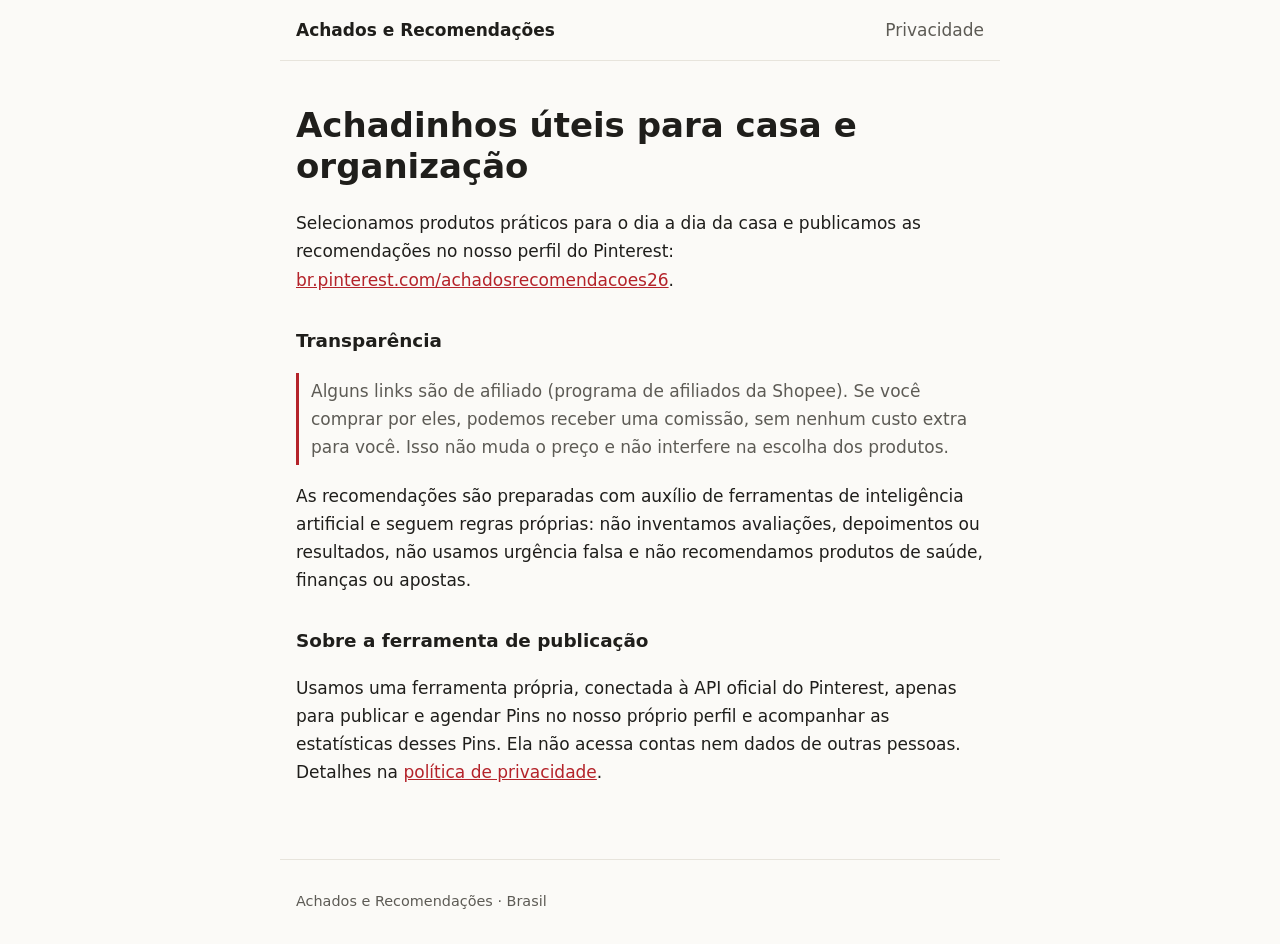
<file: index.html>
<!doctype html>
<html lang="pt-BR">
<head>
<meta charset="utf-8"><meta name="viewport" content="width=device-width,initial-scale=1">
<title>Achados e Recomendações</title>
<meta name="description" content="Achadinhos úteis para casa e organização, com recomendações honestas.">
<link rel="stylesheet" href="style.css">
</head>
<body>
<header><a href="./">Achados e Recomendações</a><nav><a href="privacidade.html">Privacidade</a></nav></header>
<main>
<h1>Achadinhos úteis para casa e organização</h1>
<p>Selecionamos produtos práticos para o dia a dia da casa e publicamos as recomendações no nosso perfil do Pinterest:
<a href="https://br.pinterest.com/achadosrecomendacoes26/" rel="noopener">br.pinterest.com/achadosrecomendacoes26</a>.</p>
<h2>Transparência</h2>
<p class="note">Alguns links são de afiliado (programa de afiliados da Shopee). Se você comprar por eles, podemos receber uma comissão, sem nenhum custo extra para você. Isso não muda o preço e não interfere na escolha dos produtos.</p>
<p>As recomendações são preparadas com auxílio de ferramentas de inteligência artificial e seguem regras próprias: não inventamos avaliações, depoimentos ou resultados, não usamos urgência falsa e não recomendamos produtos de saúde, finanças ou apostas.</p>
<h2>Sobre a ferramenta de publicação</h2>
<p>Usamos uma ferramenta própria, conectada à API oficial do Pinterest, apenas para publicar e agendar Pins no nosso próprio perfil e acompanhar as estatísticas desses Pins. Ela não acessa contas nem dados de outras pessoas. Detalhes na <a href="privacidade.html">política de privacidade</a>.</p>
</main>
<footer><p>Achados e Recomendações · Brasil</p></footer>
</body>
</html>
</file>
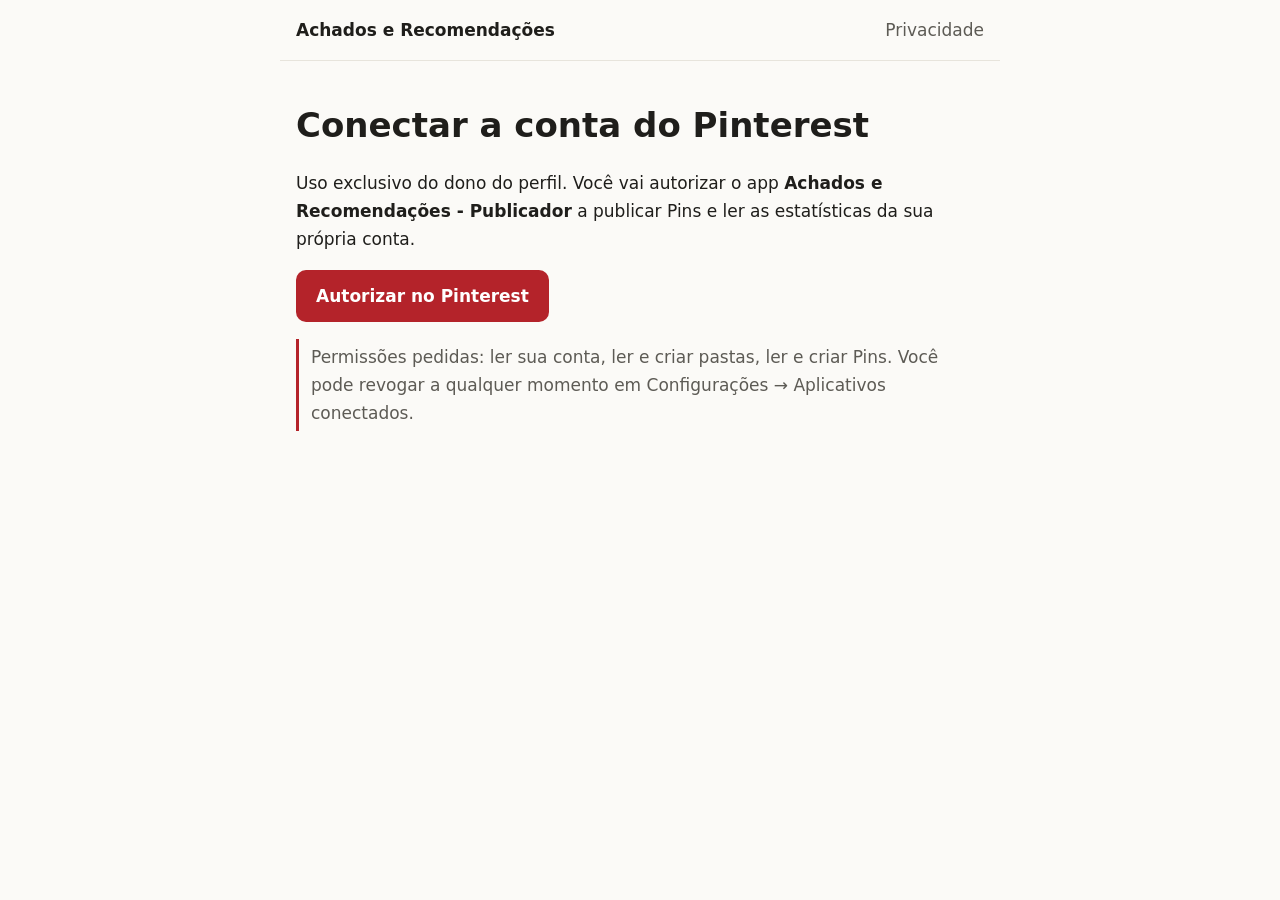
<file: conectar.html>
<!doctype html>
<html lang="pt-BR">
<head>
<meta charset="utf-8"><meta name="viewport" content="width=device-width,initial-scale=1">
<meta name="robots" content="noindex">
<title>Conectar Pinterest · Achados e Recomendações</title>
<link rel="stylesheet" href="style.css">
<style>.btn{display:inline-block;background:var(--accent);color:#fff;padding:12px 20px;border-radius:10px;text-decoration:none;font-weight:600}</style>
</head>
<body>
<header><a href="./">Achados e Recomendações</a><nav><a href="privacidade.html">Privacidade</a></nav></header>
<main>
<h1>Conectar a conta do Pinterest</h1>
<p>Uso exclusivo do dono do perfil. Você vai autorizar o app <strong>Achados e Recomendações - Publicador</strong> a publicar Pins e ler as estatísticas da sua própria conta.</p>
<p><a class="btn" id="go" href="#">Autorizar no Pinterest</a></p>
<p class="note">Permissões pedidas: ler sua conta, ler e criar pastas, ler e criar Pins. Você pode revogar a qualquer momento em Configurações → Aplicativos conectados.</p>
</main>
<script>
const s = crypto.getRandomValues(new Uint32Array(4)).join("-");
try { sessionStorage.setItem("estadoOAuth", s); } catch {}
const u = new URL("https://www.pinterest.com/oauth/");
u.searchParams.set("client_id", "1639694");
u.searchParams.set("redirect_uri", "https://hulima18-lab.github.io/achados-recomendacoes/oauth.html");
u.searchParams.set("response_type", "code");
u.searchParams.set("scope", "user_accounts:read,boards:read,boards:write,pins:read,pins:write");
u.searchParams.set("state", s);
document.getElementById("go").href = u.toString();
</script>
</body>
</html>
</file>
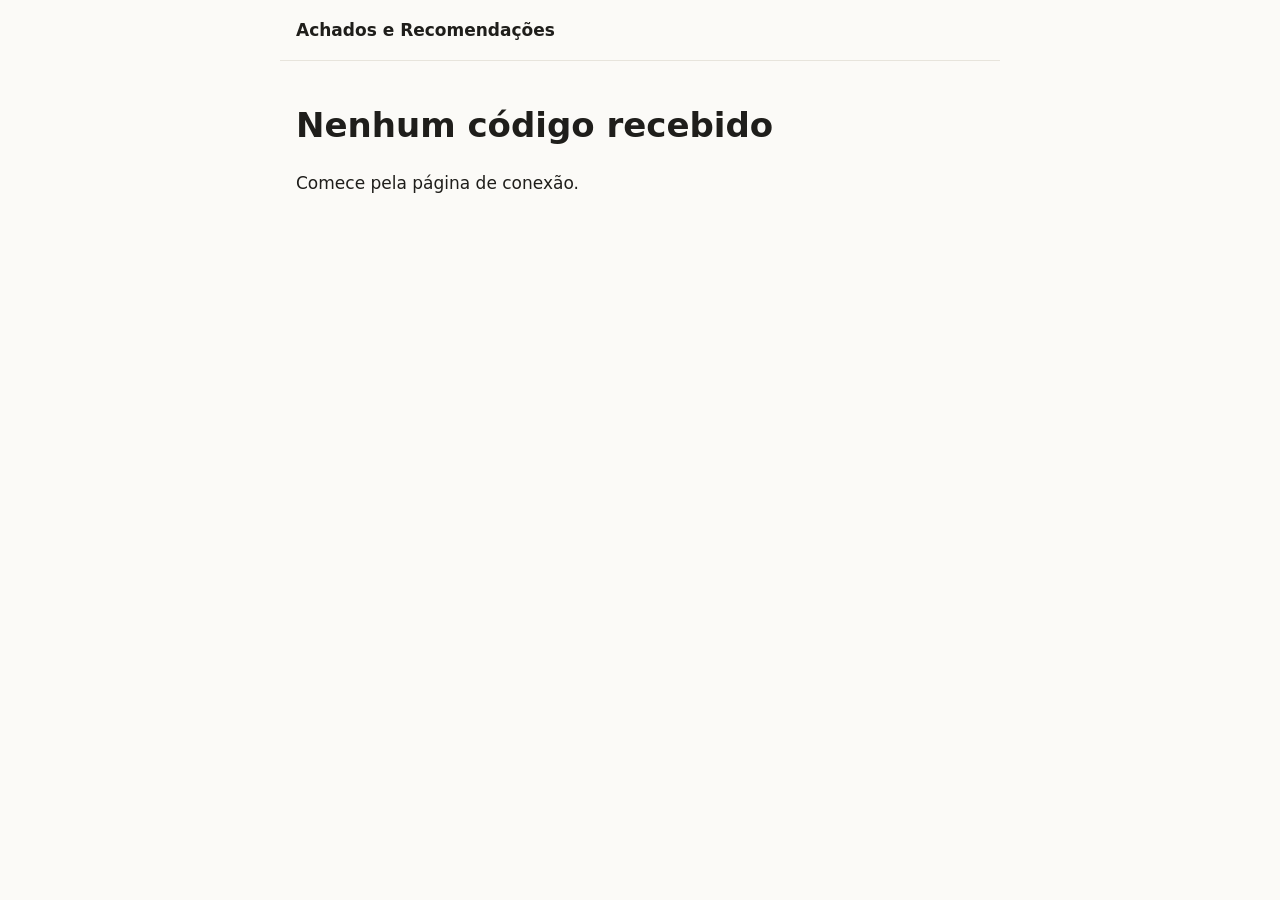
<file: oauth.html>
<!doctype html>
<html lang="pt-BR">
<head>
<meta charset="utf-8"><meta name="viewport" content="width=device-width,initial-scale=1">
<meta name="robots" content="noindex">
<meta name="referrer" content="no-referrer">
<title>Autorização recebida · Achados e Recomendações</title>
<link rel="stylesheet" href="style.css">
<style>
code{display:block;word-break:break-all;background:rgba(127,127,127,.12);padding:12px;border-radius:8px;font-size:1rem}
button,.btn{display:inline-block;background:var(--accent);color:#fff;border:0;padding:12px 20px;border-radius:10px;font:inherit;font-weight:600;text-decoration:none;margin:8px 8px 0 0}
</style>
</head>
<body>
<header><a href="./">Achados e Recomendações</a></header>
<main id="m"><h1>Processando…</h1></main>
<script>
const q = new URLSearchParams(location.search);
const m = document.getElementById("m");
let esperado = null;
try { esperado = sessionStorage.getItem("estadoOAuth"); } catch {}
const code = q.get("code");
const el = (t, txt) => { const e = document.createElement(t); if (txt) e.textContent = txt; return e; };
m.textContent = "";
if (q.get("error")) {
  m.append(el("h1", "Autorização não concluída"), el("p", "O Pinterest informou: " + q.get("error")));
} else if (!code) {
  m.append(el("h1", "Nenhum código recebido"), el("p", "Comece pela página de conexão."));
} else {
  m.append(el("h1", "Autorização recebida"));
  if (esperado && q.get("state") !== esperado) m.append(el("p", "Atenção: este retorno não veio do botão de conexão deste aparelho. Se não foi você que iniciou, não use o código."));
  m.append(el("p", "1. Copie o código abaixo (ele vale por poucos minutos e só funciona uma vez):"));
  const c = el("code", code); m.append(c);
  const b = el("button", "Copiar código");
  b.onclick = async () => { try { await navigator.clipboard.writeText(code); b.textContent = "Copiado!"; } catch { b.textContent = "Selecione e copie manualmente"; } };
  m.append(b);
  m.append(el("p", "2. Abra o botão abaixo, toque em \"Run workflow\", cole o código e confirme:"));
  const a = el("a", "Abrir \"Conectar Pinterest\" no GitHub");
  a.className = "btn"; a.href = "https://github.com/hulima18-lab/arena-de-agentes/actions/workflows/conectar-pinterest.yml";
  m.append(a);
  history.replaceState(null, "", location.pathname);
}
</script>
</body>
</html>
</file>
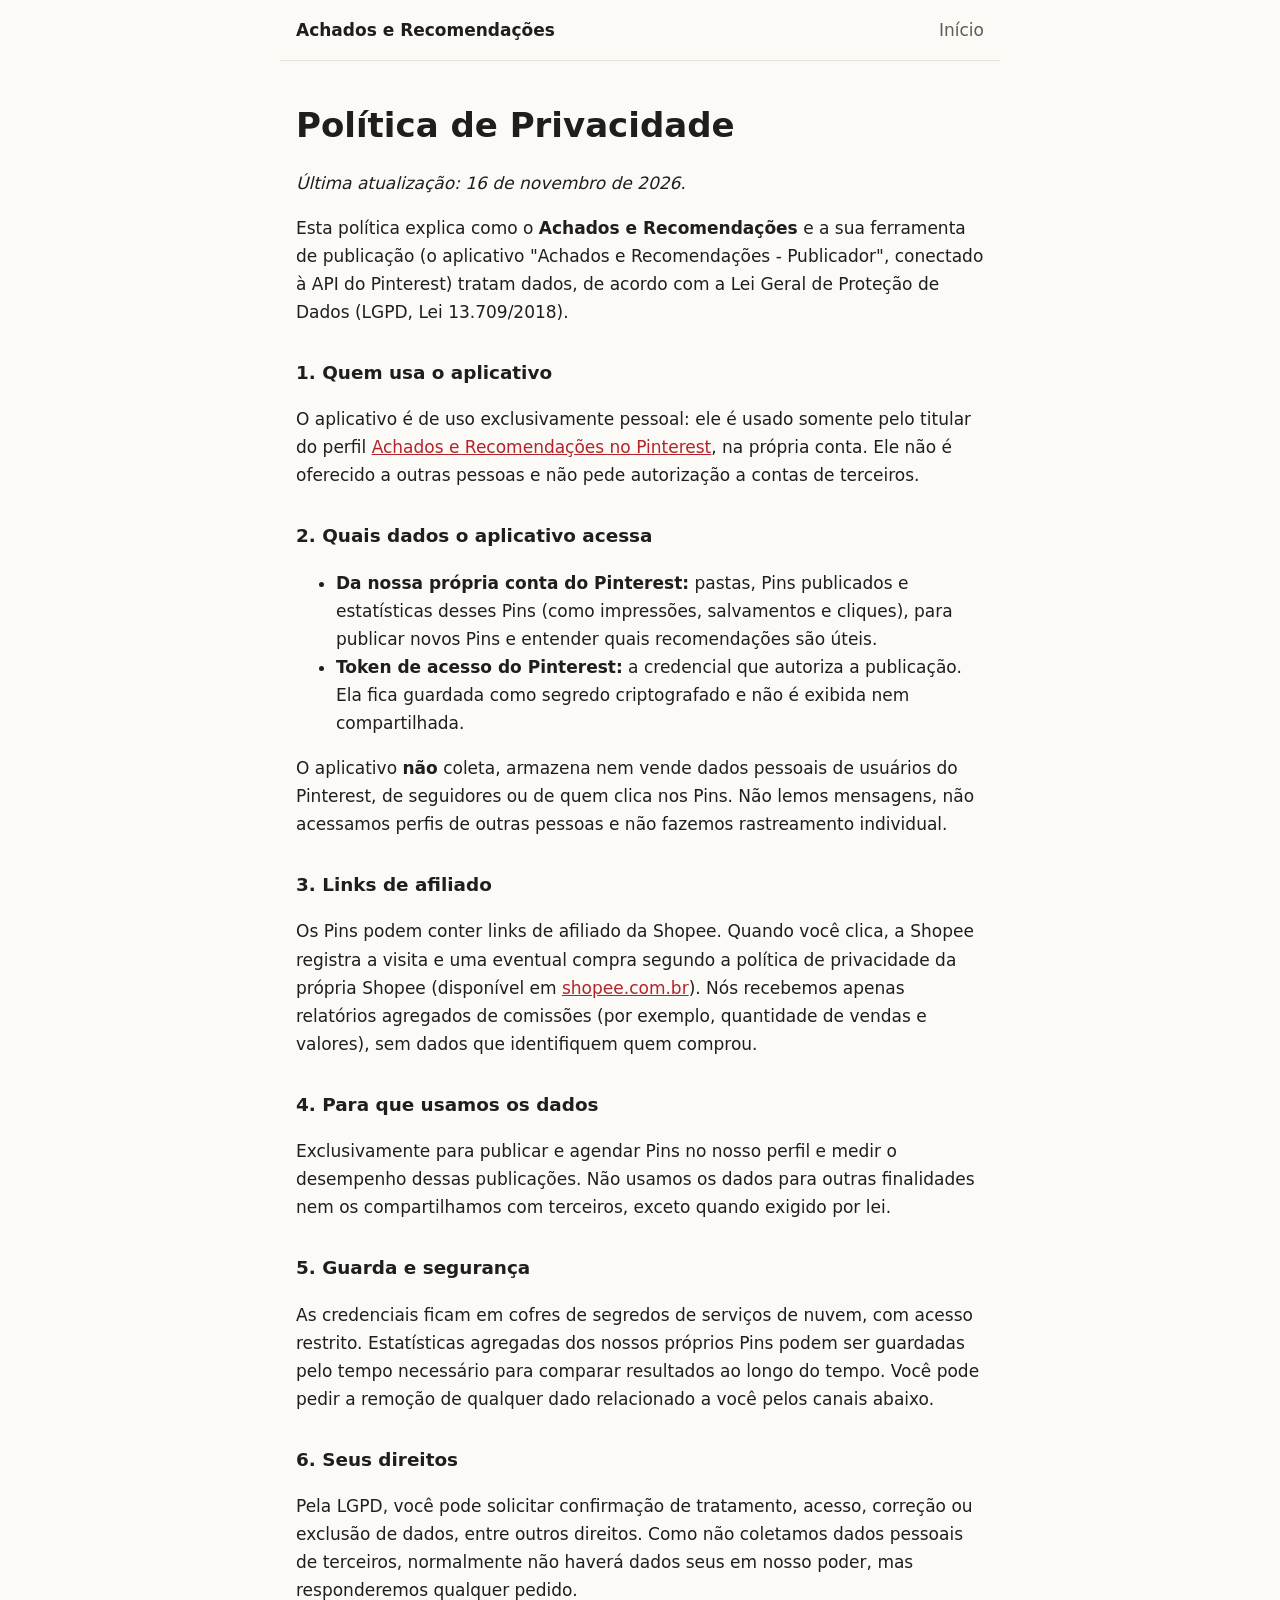
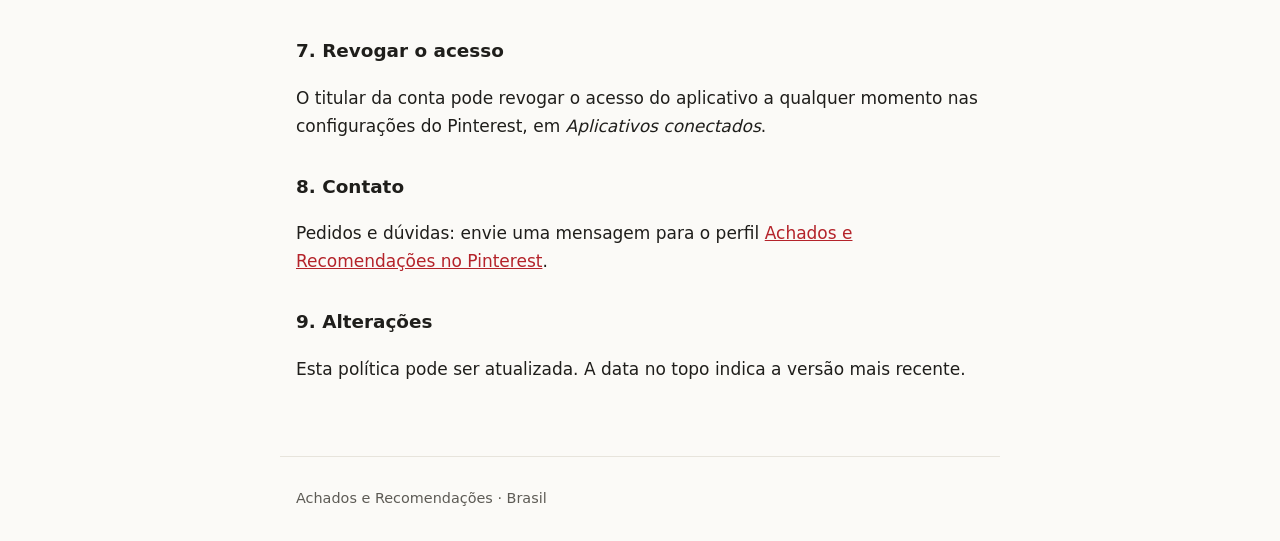
<file: privacidade.html>
<!doctype html>
<html lang="pt-BR">
<head>
<meta charset="utf-8"><meta name="viewport" content="width=device-width,initial-scale=1">
<title>Política de Privacidade · Achados e Recomendações</title>
<meta name="description" content="Política de privacidade do Achados e Recomendações e da sua ferramenta de publicação no Pinterest.">
<link rel="stylesheet" href="style.css">
</head>
<body>
<header><a href="./">Achados e Recomendações</a><nav><a href="./">Início</a></nav></header>
<main>
<h1>Política de Privacidade</h1>
<p><em>Última atualização: 16 de novembro de 2026.</em></p>

<p>Esta política explica como o <strong>Achados e Recomendações</strong> e a sua ferramenta de publicação (o aplicativo "Achados e Recomendações - Publicador", conectado à API do Pinterest) tratam dados, de acordo com a Lei Geral de Proteção de Dados (LGPD, Lei 13.709/2018).</p>

<h2>1. Quem usa o aplicativo</h2>
<p>O aplicativo é de uso exclusivamente pessoal: ele é usado somente pelo titular do perfil
<a href="https://br.pinterest.com/achadosrecomendacoes26/" rel="noopener">Achados e Recomendações no Pinterest</a>, na própria conta. Ele não é oferecido a outras pessoas e não pede autorização a contas de terceiros.</p>

<h2>2. Quais dados o aplicativo acessa</h2>
<ul>
<li><strong>Da nossa própria conta do Pinterest:</strong> pastas, Pins publicados e estatísticas desses Pins (como impressões, salvamentos e cliques), para publicar novos Pins e entender quais recomendações são úteis.</li>
<li><strong>Token de acesso do Pinterest:</strong> a credencial que autoriza a publicação. Ela fica guardada como segredo criptografado e não é exibida nem compartilhada.</li>
</ul>
<p>O aplicativo <strong>não</strong> coleta, armazena nem vende dados pessoais de usuários do Pinterest, de seguidores ou de quem clica nos Pins. Não lemos mensagens, não acessamos perfis de outras pessoas e não fazemos rastreamento individual.</p>

<h2>3. Links de afiliado</h2>
<p>Os Pins podem conter links de afiliado da Shopee. Quando você clica, a Shopee registra a visita e uma eventual compra segundo a política de privacidade da própria Shopee (disponível em <a href="https://shopee.com.br" rel="noopener">shopee.com.br</a>). Nós recebemos apenas relatórios agregados de comissões (por exemplo, quantidade de vendas e valores), sem dados que identifiquem quem comprou.</p>

<h2>4. Para que usamos os dados</h2>
<p>Exclusivamente para publicar e agendar Pins no nosso perfil e medir o desempenho dessas publicações. Não usamos os dados para outras finalidades nem os compartilhamos com terceiros, exceto quando exigido por lei.</p>

<h2>5. Guarda e segurança</h2>
<p>As credenciais ficam em cofres de segredos de serviços de nuvem, com acesso restrito. Estatísticas agregadas dos nossos próprios Pins podem ser guardadas pelo tempo necessário para comparar resultados ao longo do tempo. Você pode pedir a remoção de qualquer dado relacionado a você pelos canais abaixo.</p>

<h2>6. Seus direitos</h2>
<p>Pela LGPD, você pode solicitar confirmação de tratamento, acesso, correção ou exclusão de dados, entre outros direitos. Como não coletamos dados pessoais de terceiros, normalmente não haverá dados seus em nosso poder, mas responderemos qualquer pedido.</p>

<h2>7. Revogar o acesso</h2>
<p>O titular da conta pode revogar o acesso do aplicativo a qualquer momento nas configurações do Pinterest, em <em>Aplicativos conectados</em>.</p>

<h2>8. Contato</h2>
<p>Pedidos e dúvidas: envie uma mensagem para o perfil
<a href="https://br.pinterest.com/achadosrecomendacoes26/" rel="noopener">Achados e Recomendações no Pinterest</a>.</p>

<h2>9. Alterações</h2>
<p>Esta política pode ser atualizada. A data no topo indica a versão mais recente.</p>
</main>
<footer><p>Achados e Recomendações · Brasil</p></footer>
</body>
</html>
</file>
<file: style.css>
:root{--bg:#fbfaf7;--fg:#1f1e1b;--muted:#5d5b55;--line:#e7e4dc;--accent:#b4232a}
@media (prefers-color-scheme:dark){:root{--bg:#141413;--fg:#ecebe6;--muted:#a5a39b;--line:#2d2c29;--accent:#ff6b6b}}
*{box-sizing:border-box}body{margin:0;background:var(--bg);color:var(--fg);font:17px/1.65 system-ui,-apple-system,"Segoe UI",sans-serif}
main,header,footer{max-width:720px;margin:0 auto;padding:16px}
header{display:flex;gap:16px;align-items:center;justify-content:space-between;border-bottom:1px solid var(--line)}
header a{color:var(--fg);text-decoration:none;font-weight:700}nav a{font-weight:500;color:var(--muted);margin-left:14px}
h1{line-height:1.2;margin-top:28px}h2{margin-top:32px;font-size:1.15rem}a{color:var(--accent)}
.note{border-left:3px solid var(--accent);padding:4px 12px;color:var(--muted)}
footer{color:var(--muted);font-size:.9rem;border-top:1px solid var(--line);margin-top:40px}
</file>
